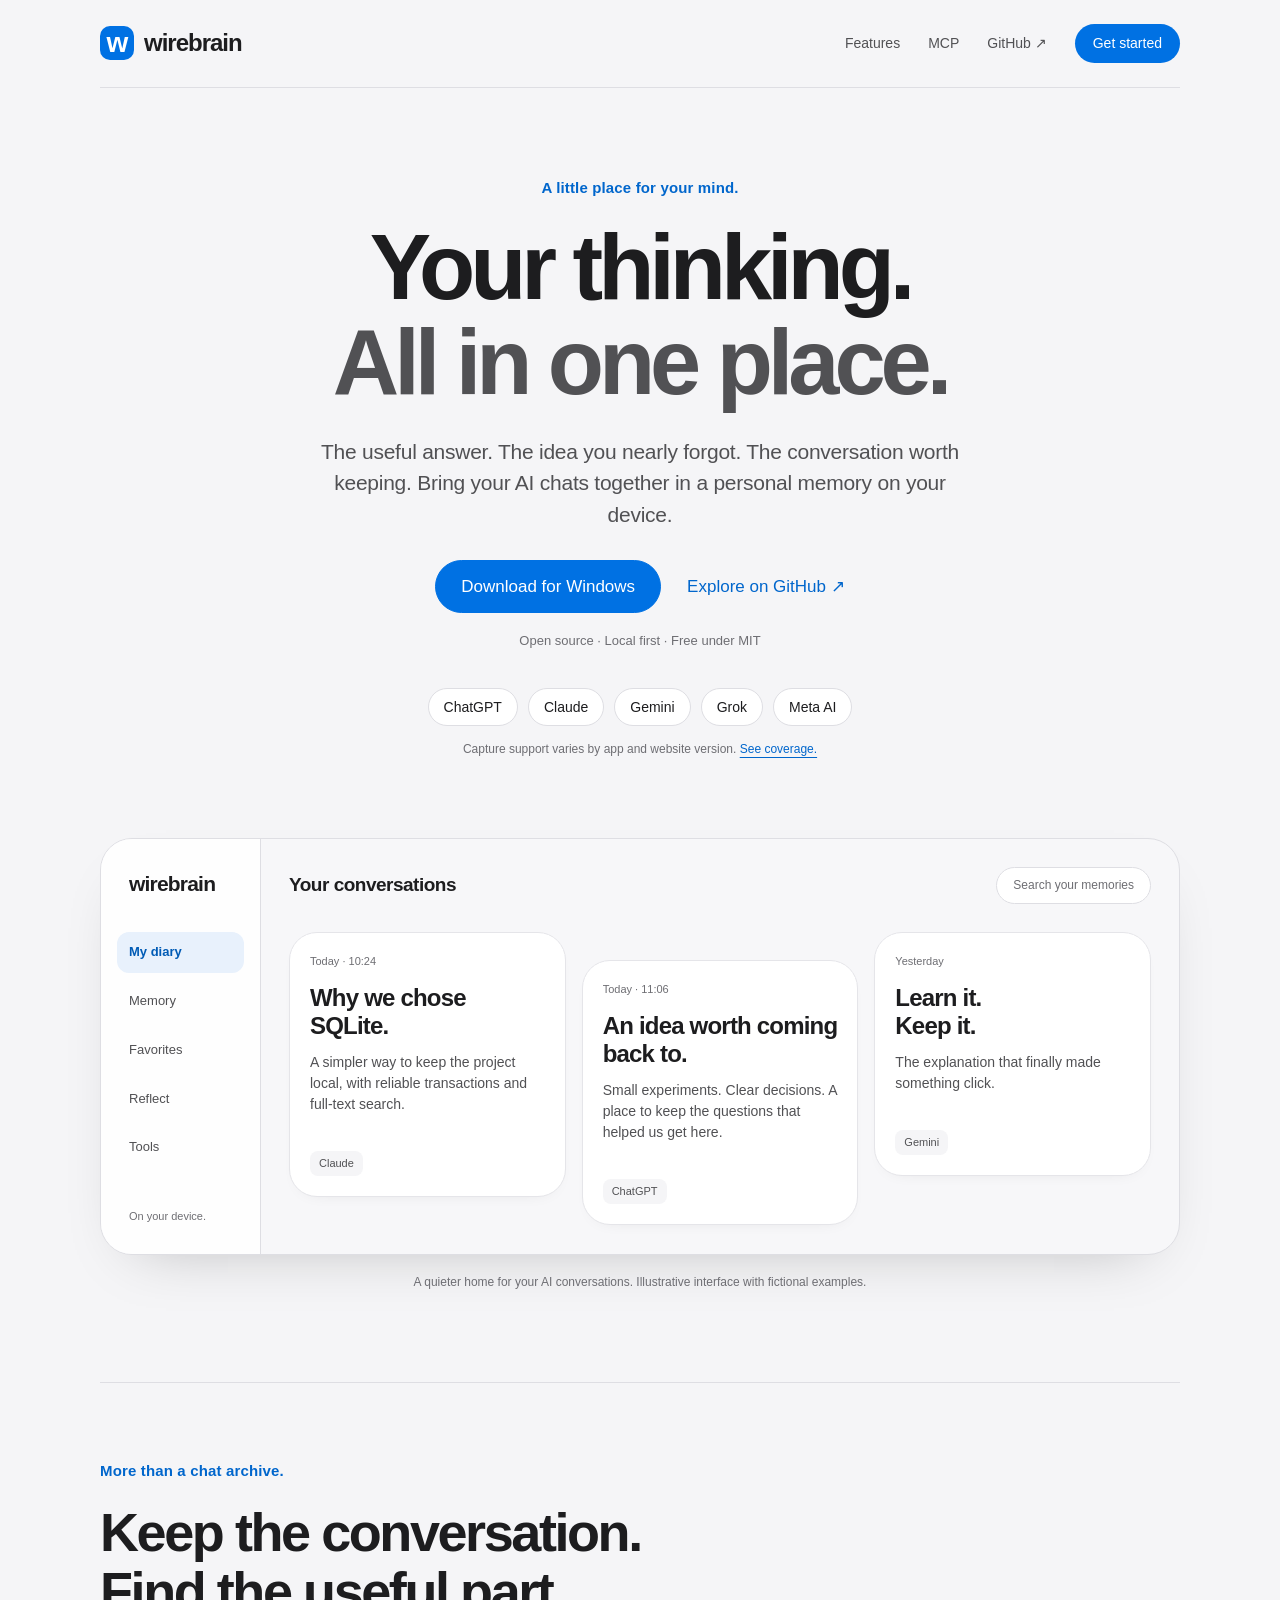
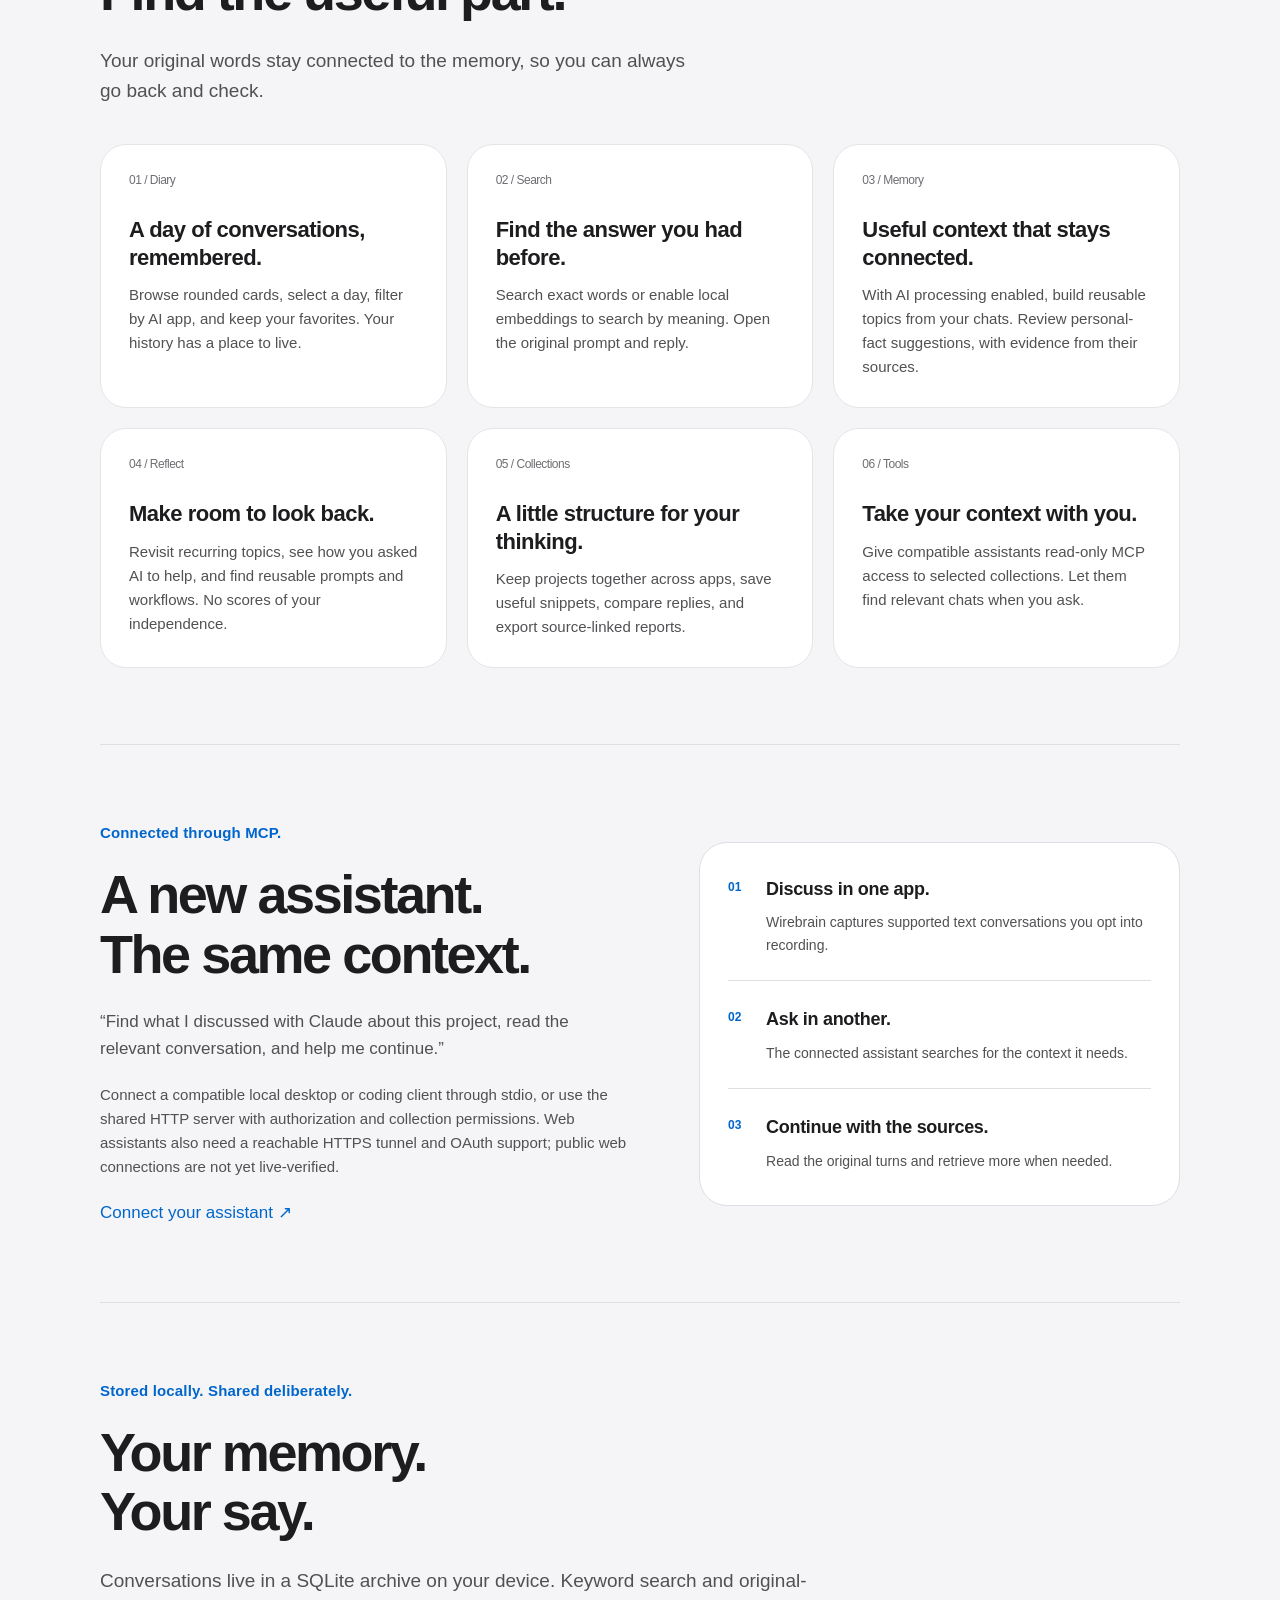
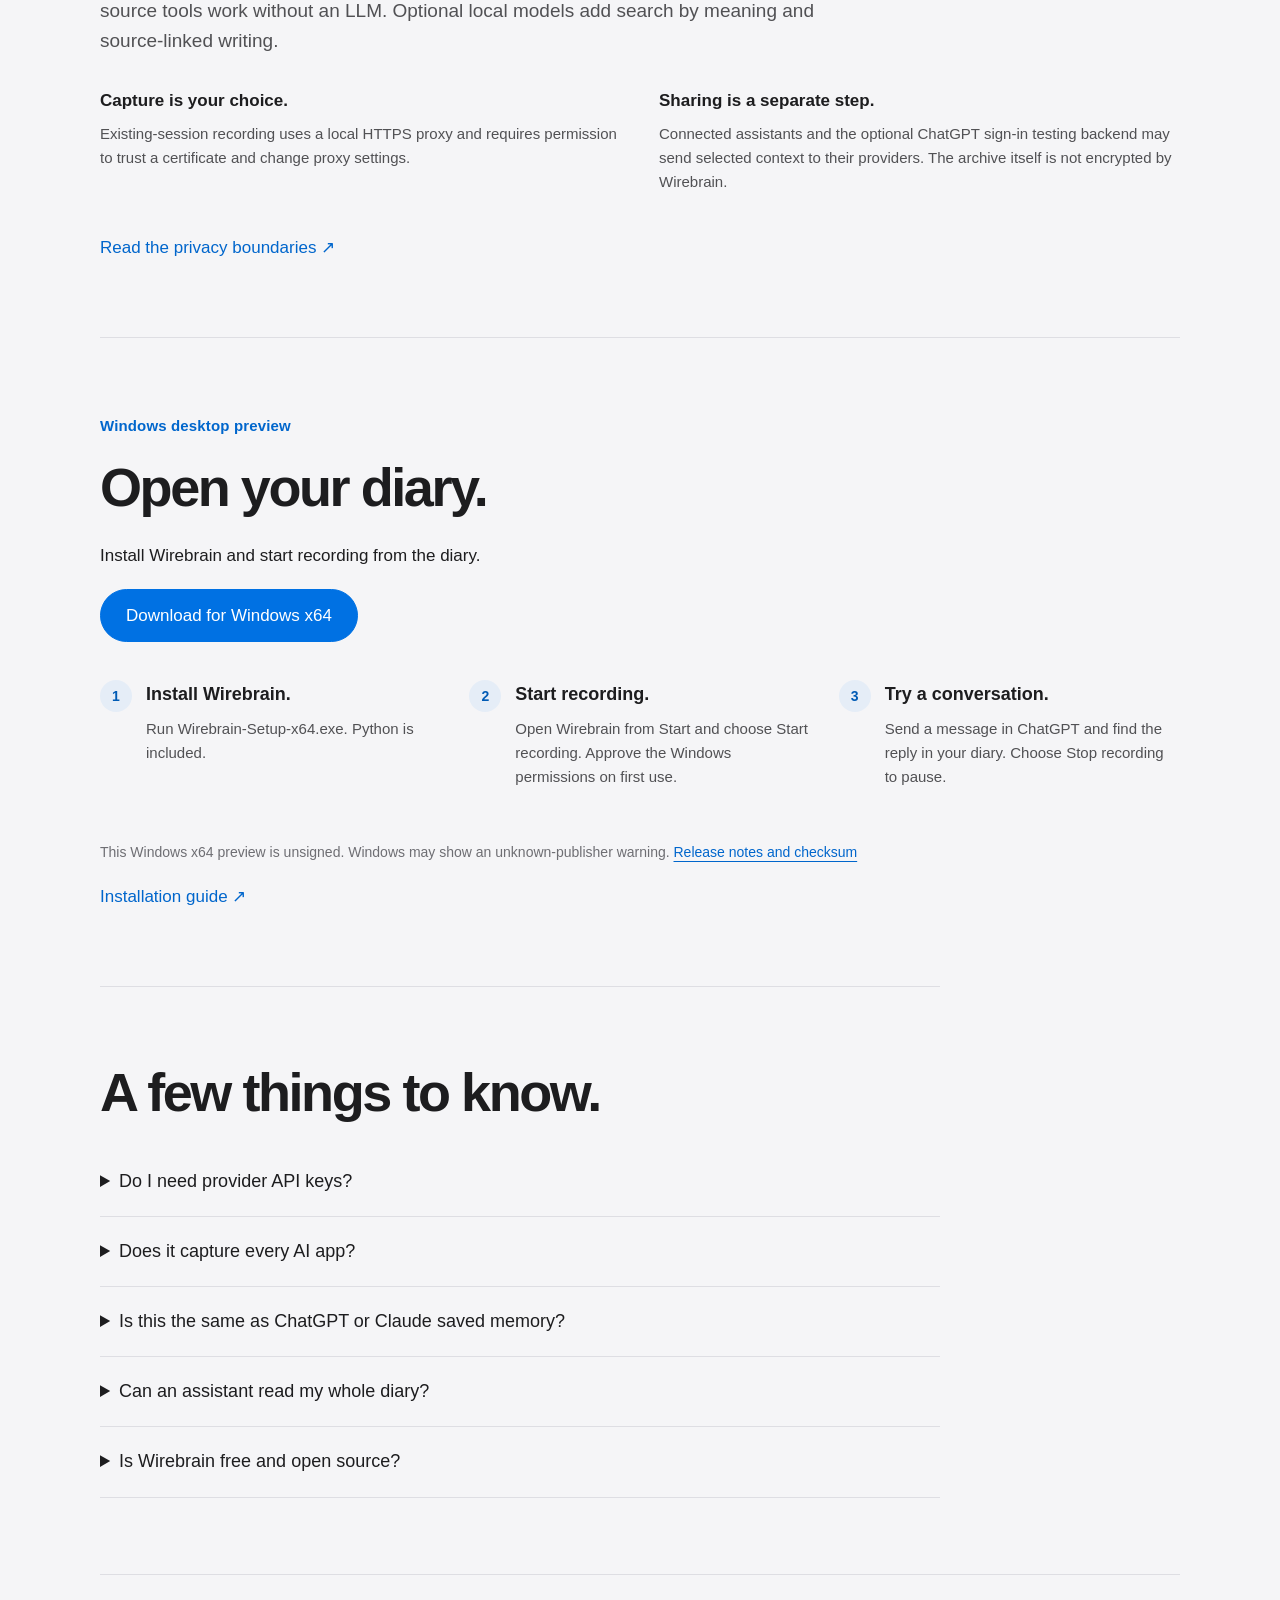
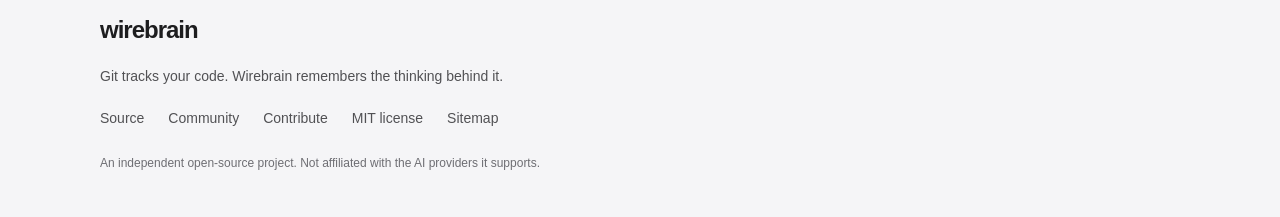
<file: docs/index.html>
<!doctype html>
<html lang="en">
<head>
  <meta charset="utf-8">
  <meta name="viewport" content="width=device-width, initial-scale=1">
  <title>Wirebrain — Local AI Memory for ChatGPT, Claude &amp; More</title>
  <meta name="description" content="Remember your AI conversations with Wirebrain, an open-source local-first diary. Search ChatGPT, Claude, Gemini, Grok and Meta AI chats, build memory, and connect assistants through MCP.">
  <link rel="canonical" href="https://saireddybv.github.io/wirebrain/">
  <link rel="icon" href="assets/favicon.svg" type="image/svg+xml">
  <link rel="stylesheet" href="assets/site.css">
  <meta name="theme-color" content="#f5f5f7">
  <meta property="og:type" content="website">
  <meta property="og:site_name" content="Wirebrain">
  <meta property="og:title" content="Wirebrain — Your thinking. All in one place.">
  <meta property="og:description" content="A local-first memory and personal diary for your AI conversations. Search past answers, reflect on your work, and carry context between assistants.">
  <meta property="og:url" content="https://saireddybv.github.io/wirebrain/">
  <meta name="twitter:card" content="summary">
  <meta name="twitter:title" content="Wirebrain — Local AI memory">
  <meta name="twitter:description" content="An open-source place to keep, search and reuse your AI conversations. Stored on your device, shared on your terms.">
  <script type="application/ld+json">
  {
    "@context": "https://schema.org",
    "@type": "SoftwareApplication",
    "name": "Wirebrain",
    "url": "https://saireddybv.github.io/wirebrain/",
    "description": "An open-source local-first AI conversation diary with semantic search, reusable memory, reflections and read-only MCP connections.",
    "applicationCategory": "ProductivityApplication",
    "operatingSystem": "Windows, macOS, Linux",
    "softwareRequirements": "Python 3.11 or newer. Initial setup needs internet. Live capture on macOS is not yet verified.",
    "license": "https://github.com/Saireddybv/wirebrain/blob/main/LICENSE",
    "isAccessibleForFree": true,
    "offers": {"@type": "Offer", "price": "0", "priceCurrency": "USD"},
    "author": {"@type": "Person", "name": "Saireddybv", "url": "https://github.com/Saireddybv"},
    "sameAs": "https://github.com/Saireddybv/wirebrain"
  }
  </script>
</head>
<body>
  <a class="skip-link" href="#main">Skip to content</a>
  <header class="site-header">
    <a class="brand" href="./" aria-label="Wirebrain home"><span class="brand-icon" aria-hidden="true">w</span>wirebrain</a>
    <nav aria-label="Main navigation"><a href="#features">Features</a><a href="#connect">MCP</a><a href="https://github.com/Saireddybv/wirebrain">GitHub <span aria-hidden="true">↗</span></a><a class="nav-start" href="#setup">Get started</a></nav>
  </header>
  <main id="main">
    <section class="hero" aria-labelledby="intro">
      <p class="eyebrow">A little place for your mind.</p>
      <h1 id="intro">Your thinking.<br><span>All in one place.</span></h1>
      <p class="lead">The useful answer. The idea you nearly forgot. The conversation worth keeping. Bring your AI chats together in a personal memory on your device.</p>
      <div class="actions"><a class="button" href="https://github.com/Saireddybv/wirebrain/releases/download/v0.1.0-preview.1/Wirebrain-Setup-x64.exe">Download for Windows</a><a class="text-link" href="https://github.com/Saireddybv/wirebrain">Explore on GitHub <span aria-hidden="true">↗</span></a></div>
      <p class="fine-print">Open source · Local first · Free under MIT</p>
      <ul class="app-list" aria-label="Supported AI sources"><li>ChatGPT</li><li>Claude</li><li>Gemini</li><li>Grok</li><li>Meta AI</li></ul>
      <p class="support-note">Capture support varies by app and website version. <a href="https://github.com/Saireddybv/wirebrain/blob/main/docs/CAPTURE-COVERAGE.md">See coverage.</a></p>
    </section>

    <figure class="product-preview" aria-labelledby="preview-caption">
      <div class="preview-window" aria-hidden="true">
        <div class="preview-sidebar"><span class="preview-brand">wirebrain</span><span class="preview-nav active">My diary</span><span class="preview-nav">Memory</span><span class="preview-nav">Favorites</span><span class="preview-nav">Reflect</span><span class="preview-nav">Tools</span><span class="preview-local">On your device.</span></div>
        <div class="preview-main"><div class="preview-top"><strong>Your conversations</strong><span>Search your memories</span></div><div class="preview-cards">
          <article class="preview-card"><span class="preview-time">Today · 10:24</span><h3>Why we chose SQLite.</h3><p>A simpler way to keep the project local, with reliable transactions and full-text search.</p><span class="preview-source">Claude</span></article>
          <article class="preview-card"><span class="preview-time">Today · 11:06</span><h3>An idea worth coming back to.</h3><p>Small experiments. Clear decisions. A place to keep the questions that helped us get here.</p><span class="preview-source">ChatGPT</span></article>
          <article class="preview-card"><span class="preview-time">Yesterday</span><h3>Learn it.<br>Keep it.</h3><p>The explanation that finally made something click.</p><span class="preview-source">Gemini</span></article>
        </div></div>
      </div><figcaption id="preview-caption">A quieter home for your AI conversations. Illustrative interface with fictional examples.</figcaption>
    </figure>

    <section id="features" aria-labelledby="features-title">
      <div class="section-heading"><p class="eyebrow">More than a chat archive.</p><h2 id="features-title">Keep the conversation.<br>Find the useful part.</h2><p>Your original words stay connected to the memory, so you can always go back and check.</p></div>
      <dl class="features">
        <div><dt><span class="feature-label">01 / Diary</span>A day of conversations, remembered.</dt><dd>Browse rounded cards, select a day, filter by AI app, and keep your favorites. Your history has a place to live.</dd></div>
        <div><dt><span class="feature-label">02 / Search</span>Find the answer you had before.</dt><dd>Search exact words or enable local embeddings to search by meaning. Open the original prompt and reply.</dd></div>
        <div><dt><span class="feature-label">03 / Memory</span>Useful context that stays connected.</dt><dd>With AI processing enabled, build reusable topics from your chats. Review personal-fact suggestions, with evidence from their sources.</dd></div>
        <div><dt><span class="feature-label">04 / Reflect</span>Make room to look back.</dt><dd>Revisit recurring topics, see how you asked AI to help, and find reusable prompts and workflows. No scores of your independence.</dd></div>
        <div><dt><span class="feature-label">05 / Collections</span>A little structure for your thinking.</dt><dd>Keep projects together across apps, save useful snippets, compare replies, and export source-linked reports.</dd></div>
        <div><dt><span class="feature-label">06 / Tools</span>Take your context with you.</dt><dd>Give compatible assistants read-only MCP access to selected collections. Let them find relevant chats when you ask.</dd></div>
      </dl>
    </section>

    <section id="connect" class="connect" aria-labelledby="connect-title">
      <div><p class="eyebrow">Connected through MCP.</p><h2 id="connect-title">A new assistant.<br>The same context.</h2><p>“Find what I discussed with Claude about this project, read the relevant conversation, and help me continue.”</p><p class="muted">Connect a compatible local desktop or coding client through stdio, or use the shared HTTP server with authorization and collection permissions. Web assistants also need a reachable HTTPS tunnel and OAuth support; public web connections are not yet live-verified.</p><a class="text-link" href="https://github.com/Saireddybv/wirebrain/blob/main/docs/TOOLS.md">Connect your assistant <span aria-hidden="true">↗</span></a></div>
      <div class="context-flow" aria-label="How context moves between assistants"><div><span>01</span><strong>Discuss in one app.</strong><p>Wirebrain captures supported text conversations you opt into recording.</p></div><div><span>02</span><strong>Ask in another.</strong><p>The connected assistant searches for the context it needs.</p></div><div><span>03</span><strong>Continue with the sources.</strong><p>Read the original turns and retrieve more when needed.</p></div></div>
    </section>

    <section class="privacy" aria-labelledby="privacy-title"><p class="eyebrow">Stored locally. Shared deliberately.</p><h2 id="privacy-title">Your memory.<br>Your say.</h2><p>Conversations live in a SQLite archive on your device. Keyword search and original-source tools work without an LLM. Optional local models add search by meaning and source-linked writing.</p><div class="privacy-notes"><p><strong>Capture is your choice.</strong> Existing-session recording uses a local HTTPS proxy and requires permission to trust a certificate and change proxy settings.</p><p><strong>Sharing is a separate step.</strong> Connected assistants and the optional ChatGPT sign-in testing backend may send selected context to their providers. The archive itself is not encrypted by Wirebrain.</p></div><a class="text-link" href="https://github.com/Saireddybv/wirebrain/blob/main/SECURITY.md">Read the privacy boundaries <span aria-hidden="true">↗</span></a></section>

    <section id="setup" aria-labelledby="setup-title"><div class="section-heading"><p class="eyebrow">Windows desktop preview</p><h2 id="setup-title">Open your diary.</h2><p>Install Wirebrain and start recording from the diary.</p><a class="button" href="https://github.com/Saireddybv/wirebrain/releases/download/v0.1.0-preview.1/Wirebrain-Setup-x64.exe">Download for Windows x64</a></div><ol class="steps"><li><span>1</span><div><strong>Install Wirebrain.</strong><p>Run Wirebrain-Setup-x64.exe. Python is included.</p></div></li><li><span>2</span><div><strong>Start recording.</strong><p>Open Wirebrain from Start and choose Start recording. Approve the Windows permissions on first use.</p></div></li><li><span>3</span><div><strong>Try a conversation.</strong><p>Send a message in ChatGPT and find the reply in your diary. Choose Stop recording to pause.</p></div></li></ol><p class="setup-note">This Windows x64 preview is unsigned. Windows may show an unknown-publisher warning. <a href="https://github.com/Saireddybv/wirebrain/releases/tag/v0.1.0-preview.1">Release notes and checksum</a></p><a class="text-link" href="https://github.com/Saireddybv/wirebrain#quick-start">Installation guide ↗</a></section>

    <section class="faq" aria-labelledby="faq-title"><h2 id="faq-title">A few things to know.</h2><details><summary>Do I need provider API keys?</summary><p>No keys are required for the diary, imports, or supported existing-session capture. Optional local AI models run on your computer. The separate ChatGPT sign-in testing backend uses your own eligible Codex login and sends selected context to OpenAI.</p></details><details><summary>Does it capture every AI app?</summary><p>No. Capture depends on supported text protocols and whether the app uses the configured proxy. Voice, image/file contents, WhatsApp, Facebook, Instagram, and X-embedded Grok are not comprehensively covered. See the <a href="https://github.com/Saireddybv/wirebrain/blob/main/docs/CAPTURE-COVERAGE.md">coverage guide</a>.</p></details><details><summary>Is this the same as ChatGPT or Claude saved memory?</summary><p>No. Wirebrain builds its own source-linked memory from captured or imported chats. It does not read a provider's private saved-memory store or automatically inject context into every conversation.</p></details><details><summary>Can an assistant read my whole diary?</summary><p>You can connect MCP with all-collection access or restrict it to one collection. HTTP connections support revocation. Retrieved text may be shared with the connected assistant's provider. Unconnected apps cannot use these tools automatically.</p></details><details><summary>Is Wirebrain free and open source?</summary><p>Yes. The code is available under the MIT license. Run it locally, inspect it, and contribute through GitHub. Local models need suitable hardware, and optional third-party services have their own access requirements.</p></details></section>
  </main>
  <footer><a class="brand" href="./">wirebrain</a><p>Git tracks your code. Wirebrain remembers the thinking behind it.</p><nav aria-label="Project links"><a href="https://github.com/Saireddybv/wirebrain">Source</a><a href="https://github.com/Saireddybv/wirebrain/discussions">Community</a><a href="https://github.com/Saireddybv/wirebrain/blob/main/CONTRIBUTING.md">Contribute</a><a href="https://github.com/Saireddybv/wirebrain/blob/main/LICENSE">MIT license</a><a href="sitemap.xml">Sitemap</a></nav><p class="footer-note">An independent open-source project. Not affiliated with the AI providers it supports.</p></footer>
</body>
</html>
</file>
<file: docs/assets/site.css>
:root {
  color-scheme:light;
  --page:#f5f5f7;--surface:#fff;--ink:#1d1d1f;--muted:#515154;
  --subtle:#6e6e73;--line:#dedee3;--accent:#0066cc;--button:#0071e3;
  font-family:-apple-system,BlinkMacSystemFont,"SF Pro Text","Segoe UI","Helvetica Neue",Arial,sans-serif;
  font-synthesis:none;
}
* { box-sizing:border-box; }
html { scroll-padding-top:32px; }
body { margin:0;background:var(--page);color:var(--ink);font-size:17px;line-height:1.6;-webkit-text-size-adjust:100%;-webkit-font-smoothing:antialiased; }
a { color:var(--accent);text-underline-offset:4px; }
a:hover { text-decoration-thickness:2px; }
:is(a,summary):focus-visible { outline:3px solid var(--accent);outline-offset:5px;border-radius:4px; }
.site-header,main,footer { width:min(1080px,calc(100% - 64px));margin-inline:auto; }
.site-header { display:flex;align-items:center;justify-content:space-between;gap:24px;min-height:88px;border-bottom:1px solid var(--line); }
.brand { display:inline-flex;align-items:center;gap:10px;color:var(--ink);font-size:24px;font-weight:700;letter-spacing:-1px;text-decoration:none; }
.brand-icon { display:grid;place-content:center;width:34px;height:34px;border-radius:10px;background:var(--button);color:white;font-size:28px;line-height:1;font-weight:700; }
nav { display:flex;align-items:center;flex-wrap:wrap;gap:28px; }
nav a { color:var(--muted);font-size:14px;text-decoration:none; }
.nav-start { background:var(--button);border-radius:24px;padding:8px 18px;color:#fff; }
.hero { padding:88px 0 36px;text-align:center; }
.eyebrow { margin:0 0 20px;color:var(--accent);font-size:15px;font-weight:600;letter-spacing:.01em; }
h1,h2,h3 { font-family:-apple-system,BlinkMacSystemFont,"SF Pro Display","Segoe UI","Helvetica Neue",Arial,sans-serif; }
h1 { max-width:940px;margin:0 auto 26px;font-size:clamp(48px,7.8vw,92px);line-height:1.03;letter-spacing:-.055em;font-weight:650; }
h1 span { color:var(--muted); }
h2 { margin:0 0 24px;font-size:clamp(32px,4.5vw,54px);line-height:1.1;letter-spacing:-.045em;font-weight:650; }
p { margin:0 0 20px; }
.lead { max-width:680px;margin:0 auto;color:var(--muted);font-size:21px;line-height:1.5;letter-spacing:-.25px; }
.actions { display:flex;align-items:center;justify-content:center;flex-wrap:wrap;gap:26px;margin:30px 0 18px; }
.button { display:inline-block;padding:12px 25px;background:var(--button);border:1px solid var(--button);border-radius:28px;color:#fff;text-decoration:none;font-size:17px;font-weight:500; }
.button:hover,.nav-start:hover { background:#0066cc; }
.text-link { font-size:17px;font-weight:500;text-decoration:none; }
.text-link:hover { text-decoration:underline; }
.fine-print { color:var(--subtle);font-size:13px; }
.app-list { display:flex;justify-content:center;flex-wrap:wrap;gap:10px;margin:36px 0 14px;padding:0;list-style:none; }
.app-list li { padding:7px 15px;border:1px solid var(--line);border-radius:24px;background:#fff;font-size:14px;font-weight:500; }
.support-note { color:var(--subtle);font-size:12px; }
.product-preview { margin:22px 0 90px; }
.preview-window { display:grid;grid-template-columns:160px minmax(0,1fr);overflow:hidden;border:1px solid var(--line);border-radius:32px;background:#f7f7f9;box-shadow:0 24px 60px -36px rgba(0,0,0,.28); }
.preview-sidebar { display:flex;flex-direction:column;gap:8px;padding:28px 16px;background:rgba(255,255,255,.85);border-right:1px solid var(--line); }
.preview-brand { padding:0 12px 24px;font-size:21px;font-weight:700;letter-spacing:-.8px; }
.preview-nav { padding:10px 12px;border-radius:12px;color:var(--muted);font-size:13px; }
.preview-nav.active { color:#005bb5;background:#e8f1fc;font-weight:600; }
.preview-local { margin-top:auto;padding:32px 12px 0;font-size:11px;color:var(--subtle); }
.preview-main { min-width:0;padding:28px; }
.preview-top { display:flex;justify-content:space-between;align-items:center;gap:16px;margin-bottom:28px; }
.preview-top strong { font-size:19px;letter-spacing:-.5px;font-weight:600; }
.preview-top>span { border:1px solid var(--line);border-radius:20px;padding:8px 16px;background:white;color:var(--subtle);font-size:12px; }
.preview-cards { display:grid;grid-template-columns:repeat(3,minmax(0,1fr));gap:16px;align-items:start; }
.preview-card { min-width:0;padding:20px;border:1px solid #e5e5e9;border-radius:28px;background:white;box-shadow:0 6px 20px -16px rgba(0,0,0,.2); }
.preview-card:nth-child(2) { margin-top:28px; }
.preview-time { display:block;margin-bottom:14px;color:var(--subtle);font-size:11px; }
.preview-card h3 { font-size:24px;letter-spacing:-.8px;line-height:1.15;margin:0 0 12px;font-weight:650; }
.preview-card p { color:var(--muted);font-size:14px;line-height:1.5; }
.preview-source { display:inline-block;margin-top:16px;padding:4px 9px;border-radius:8px;background:var(--page);color:var(--muted);font-size:11px; }
figcaption { color:var(--subtle);font-size:12px;text-align:center;margin:18px 12px 0; }
main>section:not(.hero) { padding:76px 0;border-top:1px solid var(--line); }
.section-heading { max-width:700px;margin-bottom:38px; }
.section-heading>p:last-child { color:var(--muted);font-size:19px;max-width:600px; }
.features { display:grid;grid-template-columns:repeat(3,minmax(0,1fr));gap:20px;margin:0; }
.features>div { padding:28px;border:1px solid #e5e5e9;border-radius:26px;background:var(--surface); }
.feature-label { display:block;margin-bottom:28px;color:var(--subtle);font-size:12px;font-weight:500; }
dt { margin:0 0 12px;font-size:22px;font-weight:600;letter-spacing:-.5px;line-height:1.25; }
dd { margin:0;color:var(--muted);font-size:15px;line-height:1.6; }
.connect { display:grid;grid-template-columns:1.1fr 1fr;gap:70px;align-items:center; }
.connect>div>p { color:var(--muted); }
.connect .eyebrow { color:var(--accent); }
.muted { color:var(--muted);font-size:15px; }
.context-flow { display:grid;gap:0;padding:8px 28px;border:1px solid var(--line);border-radius:28px;background:var(--surface); }
.context-flow>div { position:relative;padding:24px 0 24px 38px;border-bottom:1px solid var(--line); }
.context-flow>div:last-child { border:0; }
.context-flow span { position:absolute;left:0;top:27px;color:var(--accent);font-size:12px;font-weight:600; }
.context-flow strong { display:block;font-size:18px;font-weight:600;letter-spacing:-.3px; }
.context-flow p { color:var(--muted);font-size:14px;margin:8px 0 0; }
.privacy>p:not(.eyebrow) { max-width:720px;color:var(--muted);font-size:19px; }
.privacy-notes { display:grid;grid-template-columns:1fr 1fr;gap:38px;margin:30px 0 20px; }
.privacy-notes p { color:var(--muted);font-size:15px; }
.privacy-notes strong { display:block;margin-bottom:8px;color:var(--ink);font-size:17px;font-weight:600; }
.steps { display:grid;grid-template-columns:repeat(3,minmax(0,1fr));gap:28px;list-style:none;padding:0;margin:32px 0; }
.steps>li { display:flex;gap:14px;min-width:0; }
.steps>li>span { display:grid;place-content:center;flex-shrink:0;width:32px;height:32px;border-radius:50%;background:#e5edf7;color:#005bb5;font-size:14px;font-weight:600; }
.steps strong { display:block;font-weight:600;font-size:18px;margin-bottom:8px; }
.steps p { color:var(--muted);font-size:15px; }
code { font-family:ui-monospace,SFMono-Regular,Consolas,monospace;font-size:13px;overflow-wrap:anywhere; }
pre { padding:12px 14px;border:1px solid var(--line);border-radius:12px;background:white;overflow-x:auto; }
pre code { white-space:pre-wrap; }
.setup-note { max-width:760px;color:var(--subtle);font-size:14px; }
.faq { max-width:840px; }
details { padding:22px 0;border-bottom:1px solid var(--line); }
summary { cursor:pointer;font-size:18px;line-height:1.4;font-weight:500;padding-right:12px; }
details p { margin:16px 0 0;color:var(--muted);font-size:15px;max-width:730px; }
footer { padding:36px 0 44px;border-top:1px solid var(--line); }
footer .brand { margin-bottom:16px; }
footer>p { color:var(--muted);font-size:14px; }
footer nav { gap:24px; }
.footer-note { margin:24px 0 0;font-size:12px;color:var(--subtle); }
.skip-link { position:absolute;top:-80px;left:16px;padding:10px 18px;border-radius:10px;background:white;z-index:2; }
.skip-link:focus { top:10px; }
.error-page { padding-block:100px; }
.error-page h1 { margin-inline:0;font-size:clamp(38px,6vw,64px); }
@media(max-width:900px) {
  .features { grid-template-columns:repeat(2,minmax(0,1fr)); }
  .preview-sidebar { display:none; }
  .preview-window { grid-template-columns:minmax(0,1fr); }
  .connect { gap:36px; }
  .steps { grid-template-columns:1fr;gap:22px; }
  .steps>li>div { flex:1;min-width:0; }
  pre { max-width:440px; }
}
@media(max-width:600px) {
  .site-header,main,footer { width:calc(100% - 36px); }
  .site-header { min-height:76px;gap:14px; }
  .brand { font-size:21px;gap:7px; }
  .brand-icon { width:29px;height:29px;font-size:25px;border-radius:9px; }
  .site-header nav { gap:16px; }
  .site-header nav a { font-size:12px; }
  .site-header nav>a:first-child,.site-header nav>a:nth-child(2) { display:none; }
  .nav-start { padding:7px 12px; }
  .hero { padding:58px 0 24px; }
  .eyebrow { font-size:13px; }
  h1 { font-size:clamp(44px,10vw,60px);letter-spacing:-.05em; }
  .lead { font-size:18px;line-height:1.5; }
  .actions { gap:18px; }
  .button,.text-link { font-size:15px; }
  .app-list { gap:7px;margin-top:26px; }
  .app-list li { font-size:12px;padding:6px 10px; }
  .product-preview { margin:18px 0 54px; }
  .preview-window { border-radius:24px; }
  .preview-main { padding:18px 14px; }
  .preview-top { margin-bottom:20px; }
  .preview-top strong { font-size:16px; }
  .preview-top>span { display:none; }
  .preview-cards { grid-template-columns:repeat(2,minmax(0,1fr));gap:10px; }
  .preview-card { padding:16px 12px;border-radius:22px; }
  .preview-card h3 { font-size:21px;letter-spacing:-.6px; }
  .preview-card p { font-size:13px; }
  .preview-card:last-child { display:none; }
  .preview-time { font-size:10px; }
  .preview-source { font-size:10px;margin-top:8px; }
  figcaption { font-size:11px; }
  main>section:not(.hero) { padding:48px 0; }
  .features { grid-template-columns:1fr;gap:14px; }
  .features>div { padding:24px;border-radius:24px; }
  .feature-label { margin-bottom:20px; }
  .connect,.privacy-notes { grid-template-columns:1fr;gap:28px; }
  .privacy-notes { margin-top:24px; }
  .privacy>p:not(.eyebrow),.section-heading>p:last-child { font-size:17px; }
  .context-flow { padding:4px 22px; }
  .faq summary { font-size:17px; }
}
</file>
